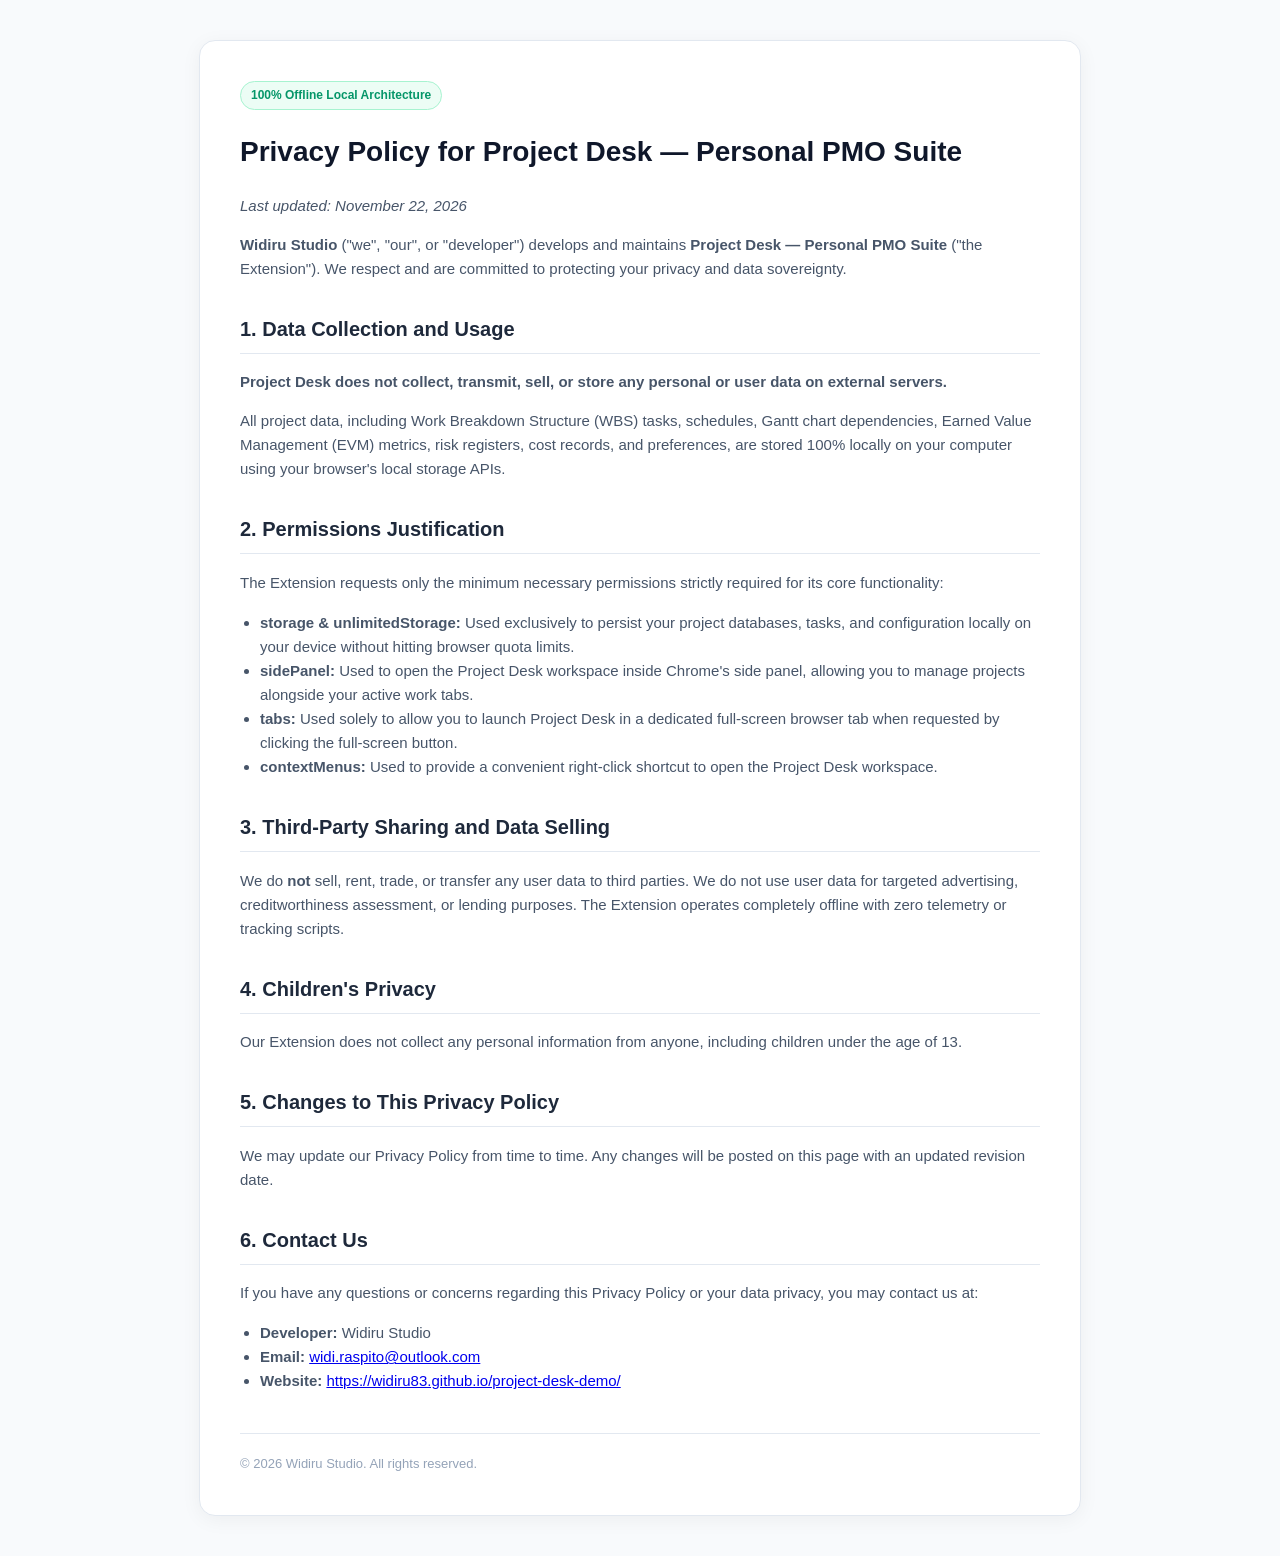
<file: privacy.html>
<!DOCTYPE html>
<html lang="en">
<head>
  <meta charset="UTF-8">
  <meta name="viewport" content="width=device-width, initial-scale=1.0">
  <title>Privacy Policy — Project Desk by Widiru Studio</title>
  <style>
    body {
      font-family: -apple-system, BlinkMacSystemFont, "Segoe UI", Roboto, Helvetica, Arial, sans-serif;
      line-height: 1.6;
      color: #334155;
      background-color: #f8fafc;
      margin: 0;
      padding: 40px 20px;
    }
    .container {
      max-width: 800px;
      margin: 0 auto;
      background: #ffffff;
      padding: 40px;
      border-radius: 16px;
      box-shadow: 0 4px 20px rgba(0, 0, 0, 0.05);
      border: 1px solid #e2e8f0;
    }
    h1 { color: #0f172a; margin-top: 0; font-size: 28px; }
    h2 { color: #1e293b; margin-top: 32px; font-size: 20px; border-bottom: 1px solid #e2e8f0; padding-bottom: 8px; }
    p, li { color: #475569; font-size: 15px; }
    ul { padding-left: 20px; }
    .badge {
      display: inline-block;
      background: #ecfdf5;
      color: #059669;
      font-weight: 700;
      font-size: 12px;
      padding: 4px 10px;
      border-radius: 20px;
      border: 1px solid #a7f3d0;
      margin-bottom: 20px;
    }
    .footer {
      margin-top: 40px;
      padding-top: 20px;
      border-top: 1px solid #e2e8f0;
      font-size: 13px;
      color: #94a3b8;
    }
  </style>
</head>
<body>
  <div class="container">
    <div class="badge">100% Offline Local Architecture</div>
    <h1>Privacy Policy for Project Desk — Personal PMO Suite</h1>
    <p><em>Last updated: November 22, 2026</em></p>
    <p><strong>Widiru Studio</strong> ("we", "our", or "developer") develops and maintains <strong>Project Desk — Personal PMO Suite</strong> ("the Extension"). We respect and are committed to protecting your privacy and data sovereignty.</p>

    <h2>1. Data Collection and Usage</h2>
    <p><strong>Project Desk does not collect, transmit, sell, or store any personal or user data on external servers.</strong></p>
    <p>All project data, including Work Breakdown Structure (WBS) tasks, schedules, Gantt chart dependencies, Earned Value Management (EVM) metrics, risk registers, cost records, and preferences, are stored 100% locally on your computer using your browser's local storage APIs.</p>

    <h2>2. Permissions Justification</h2>
    <p>The Extension requests only the minimum necessary permissions strictly required for its core functionality:</p>
    <ul>
      <li><strong>storage & unlimitedStorage:</strong> Used exclusively to persist your project databases, tasks, and configuration locally on your device without hitting browser quota limits.</li>
      <li><strong>sidePanel:</strong> Used to open the Project Desk workspace inside Chrome's side panel, allowing you to manage projects alongside your active work tabs.</li>
      <li><strong>tabs:</strong> Used solely to allow you to launch Project Desk in a dedicated full-screen browser tab when requested by clicking the full-screen button.</li>
      <li><strong>contextMenus:</strong> Used to provide a convenient right-click shortcut to open the Project Desk workspace.</li>
    </ul>

    <h2>3. Third-Party Sharing and Data Selling</h2>
    <p>We do <strong>not</strong> sell, rent, trade, or transfer any user data to third parties. We do not use user data for targeted advertising, creditworthiness assessment, or lending purposes. The Extension operates completely offline with zero telemetry or tracking scripts.</p>

    <h2>4. Children's Privacy</h2>
    <p>Our Extension does not collect any personal information from anyone, including children under the age of 13.</p>

    <h2>5. Changes to This Privacy Policy</h2>
    <p>We may update our Privacy Policy from time to time. Any changes will be posted on this page with an updated revision date.</p>

    <h2>6. Contact Us</h2>
    <p>If you have any questions or concerns regarding this Privacy Policy or your data privacy, you may contact us at:</p>
    <ul>
      <li><strong>Developer:</strong> Widiru Studio</li>
      <li><strong>Email:</strong> <a href="mailto:widi.raspito@outlook.com">widi.raspito@outlook.com</a></li>
      <li><strong>Website:</strong> <a href="https://widiru83.github.io/project-desk-demo/">https://widiru83.github.io/project-desk-demo/</a></li>
    </ul>

    <div class="footer">
      &copy; 2026 Widiru Studio. All rights reserved.
    </div>
  </div>
</body>
</html>
</file>
